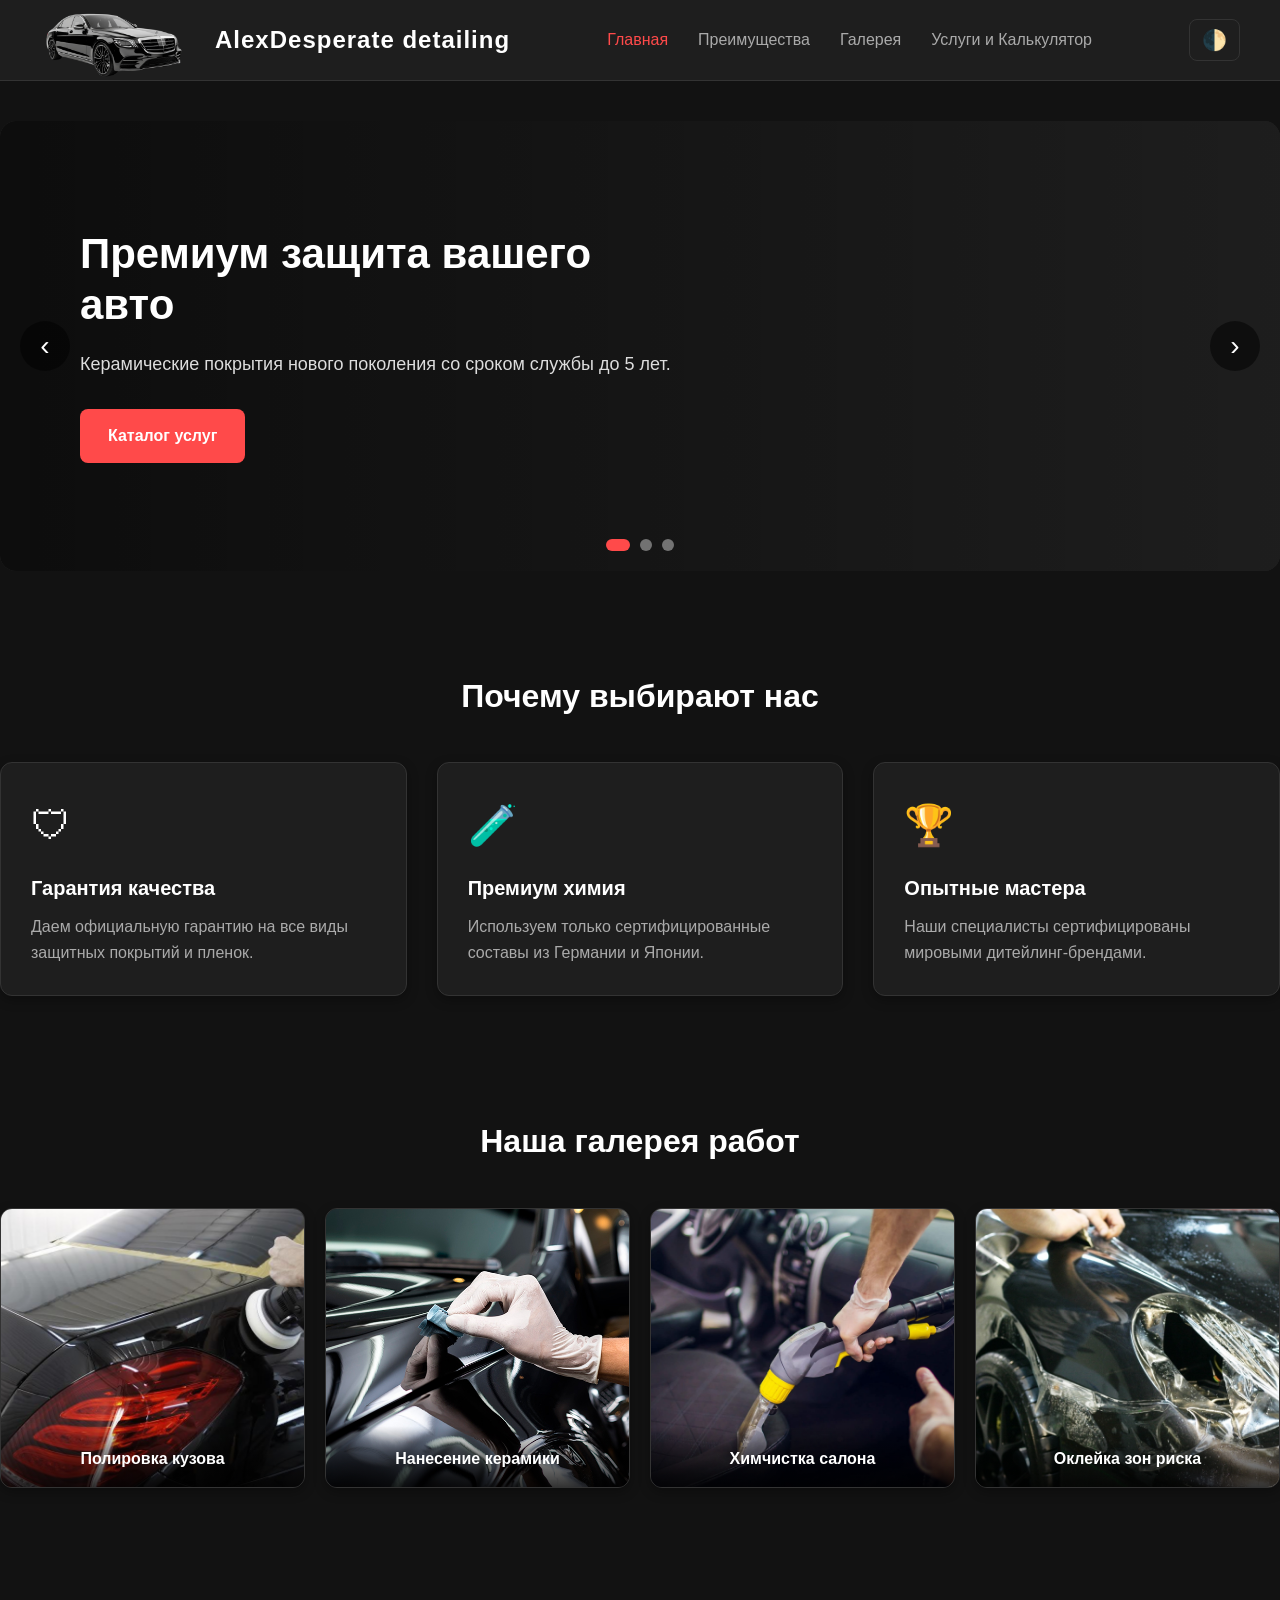
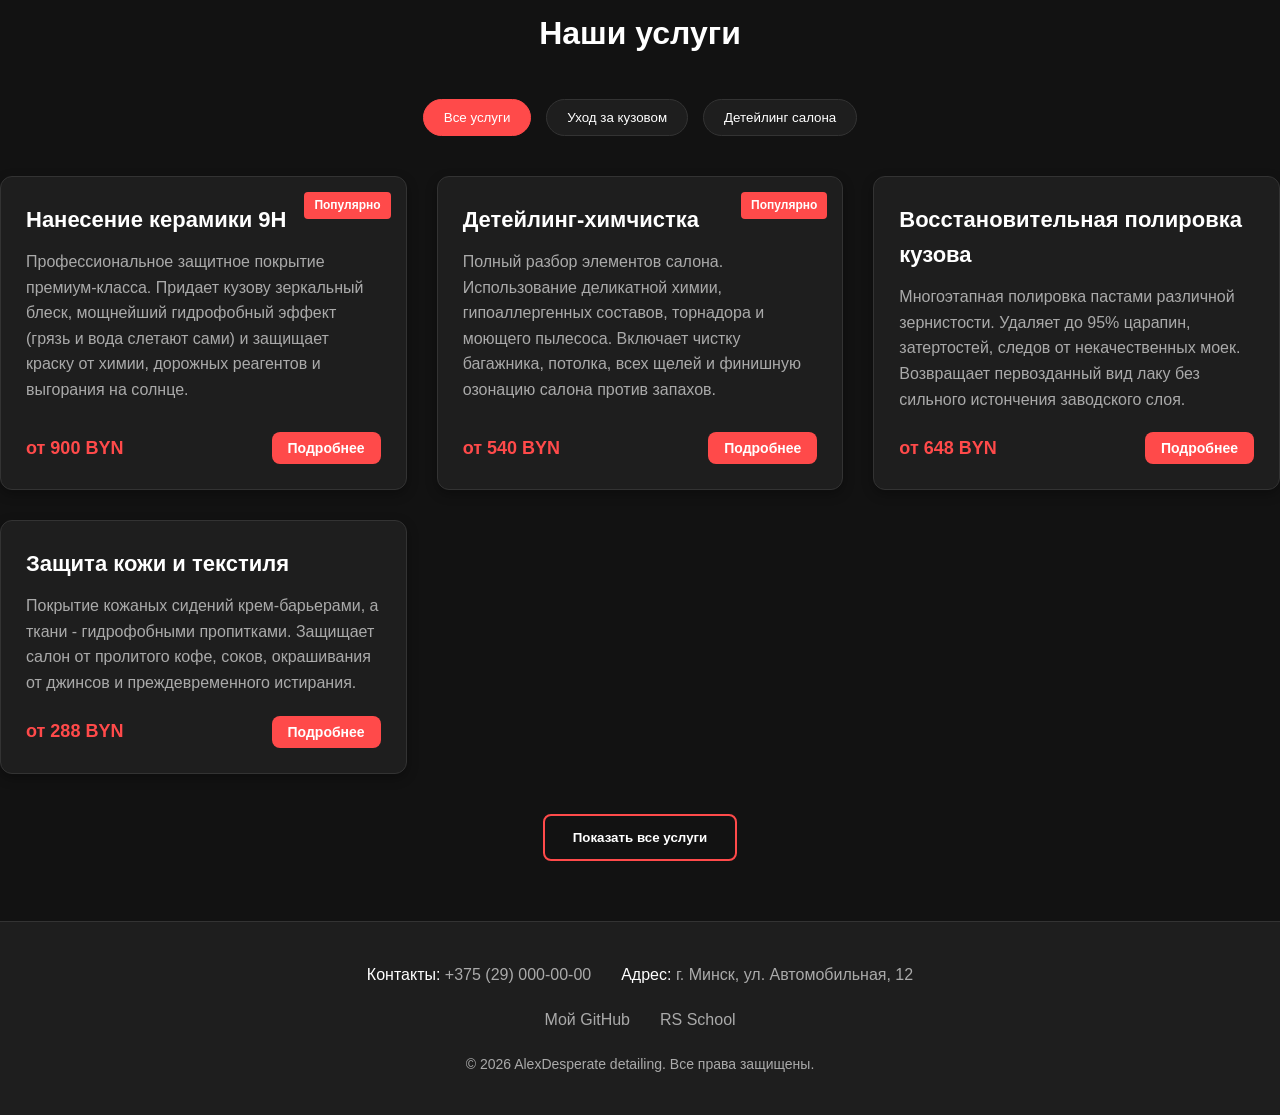
<file: index.html>
<!DOCTYPE html>
<html lang="ru" data-theme="dark">
<head>
    <meta charset="UTF-8">
    <meta name="viewport" content="width=device-width, initial-scale=1.0">
    <title>Премиум Дитейлинг Студия | Главная</title>
    <link rel="stylesheet" href="style.css">
</head>
<body>

    <header class="header">
        <div class="container header__container">
            <a href="index.html" class="logo"><img src="images/car-logo.png" alt="Car" class="logo__img"> AlexDesperate detailing</a>
            
            <nav class="nav"> 
    <ul class="nav__list" id="nav-menu">
    <li><a href="index.html" class="nav__link active">Главная</a></li>
    <li><a href="index.html#features" class="nav__link">Преимущества</a></li>
    <li><a href="index.html#gallery" class="nav__link">Галерея</a></li>
    <li><a href="services.html" class="nav__link">Услуги и Калькулятор</a></li>
</ul>
            </nav>
            <div class="header__actions">
                <button class="theme-btn" id="theme-toggle" aria-label="Переключить тему">🌓</button>
                <button class="burger" id="burger-btn" aria-label="Открыть меню">
                    <span></span>
                    <span></span>
                    <span></span>
                </button>
            </div>
        </div>
    </header>

    <main>
        <section class="hero container">
            <div class="slider" id="main-slider">
                <div class="slider__track">
                    <div class="slider__slide active">
                        <div class="slide__content">
                            <h1>Премиум защита вашего авто</h1>
                            <p>Керамические покрытия нового поколения со сроком службы до 5 лет.</p>
                            <a href="#catalog" class="btn">Каталог услуг</a>
                        </div>
                    </div>
                    <div class="slider__slide">
                        <div class="slide__content">
                            <h1>Идеальная чистота салона</h1>
                            <p>Деликатная химчистка с разбором и озонацией воздуха.</p>
                            <a href="#catalog" class="btn">Подробнее</a>
                        </div>
                    </div>
                    <div class="slider__slide">
                        <div class="slide__content">
                            <h1>Защита кузова полиуретаном</h1>
                            <p>Антигравийная пленка защитит от сколов, царапин и реагентов.</p>
                            <a href="#catalog" class="btn">Рассчитать стоимость</a>
                        </div>
                    </div>
                </div>
                <button class="slider__btn slider__btn--prev" aria-label="Предыдущий слайд">‹</button>
                <button class="slider__btn slider__btn--next" aria-label="Следующий слайд">›</button>
                <div class="slider__dots"></div>
            </div>
        </section>

        <section id="features" class="features container">
            <h2>Почему выбирают нас</h2>
            <div class="features__grid">
                <div class="feature-card">
                    <div class="feature-card__icon">🛡</div>
                    <h3>Гарантия качества</h3>
                    <p>Даем официальную гарантию на все виды защитных покрытий и пленок.</p>
                </div>
                <div class="feature-card">
                    <div class="feature-card__icon">🧪</div>
                    <h3>Премиум химия</h3>
                    <p>Используем только сертифицированные составы из Германии и Японии.</p>
                </div>
                <div class="feature-card">
                    <div class="feature-card__icon">🏆</div>
                    <h3>Опытные мастера</h3>
                    <p>Наши специалисты сертифицированы мировыми дитейлинг-брендами.</p>
                </div>
            </div>
        </section>
        
        <section id="gallery" class="gallery container">
    <h2>Наша галерея работ</h2>
    <div class="gallery__grid">
        <!-- Полировка кузова -->
        <div class="gallery__item">
            <img src="images/Полировкакузова.jpg" alt="Процесс полировки кузова автомобиля" class="gallery__img">
            <span class="gallery__title">Полировка кузова</span>
        </div>
        
        <!-- Нанесение керамики -->
        <div class="gallery__item">
            <img src="images/Нанесениекерамики.jpg" alt="Нанесение керамического защитного покрытия" class="gallery__img">
            <span class="gallery__title">Нанесение керамики</span>
        </div>
        
        <!-- Химчистка салона -->
        <div class="gallery__item">
            <img src="images/Химчисткасалона.jpg" alt="Профессиональная химчистка сидений салона" class="gallery__img">
            <span class="gallery__title">Химчистка салона</span>
        </div>
        
        <!-- Оклейка зон риска -->
        <div class="gallery__item">
            <img src="images/оклейказонрискаавто.jpg" alt="Оклейка передней части автомобиля защитной пленкой" class="gallery__img">
            <span class="gallery__title">Оклейка зон риска</span>
        </div>
    </div>
</section>

        <section id="catalog" class="catalog-section container">
            <h1>Наши услуги</h1>
            
            <div class="categories" id="category-filters">
                <button class="category-btn active" data-category="all">Все услуги</button>
                <button class="category-btn" data-category="body">Уход за кузовом</button>
                <button class="category-btn" data-category="interior">Детейлинг салона</button>
            </div>

            <!-- Контейнер пуст, он заполняется динамически из JS массива, исключая дублирование данных -->
            <div id="services-container" class="services-grid"></div>

            <div class="load-more-wrapper">
                <button id="load-more-btn" class="btn btn--outline">Показать все услуги</button>
            </div>
        </section>
    </main>

    <!-- Модальное окно -->
    <div class="modal" id="info-modal" aria-hidden="true">
        <div class="modal__overlay" data-close></div>
        <div class="modal__window">
            <button class="modal__close" data-close aria-label="Закрыть модальное окно">×</button>
            <div id="modal-dynamic-content">
               
            </div>
        </div>
    </div>

    <footer class="footer">
        <div class="container footer__container">
            <div class="footer__info">
                <p>Контакты: <a href="tel:+375290000000" class="footer__link">+375 (29) 000-00-00</a></p>
                <p>Адрес: <a href="https://google.com" target="_blank" rel="noopener noreferrer" class="footer__link">г. Минск, ул. Автомобильная, 12</a></p>
            </div>
            <div class="footer__socials">
                <a href="https://github.com" target="_blank" rel="noopener noreferrer" class="footer__link">Мой GitHub</a>
                <a href="https://rs.school" target="_blank" rel="noopener noreferrer" class="footer__link">RS School</a>
            </div>
            <p class="footer__copy">&copy; 2026 AlexDesperate detailing. Все права защищены.</p>
        </div>
    </footer>

    <script src="main.js"></script>
</body>
</html>
</file>
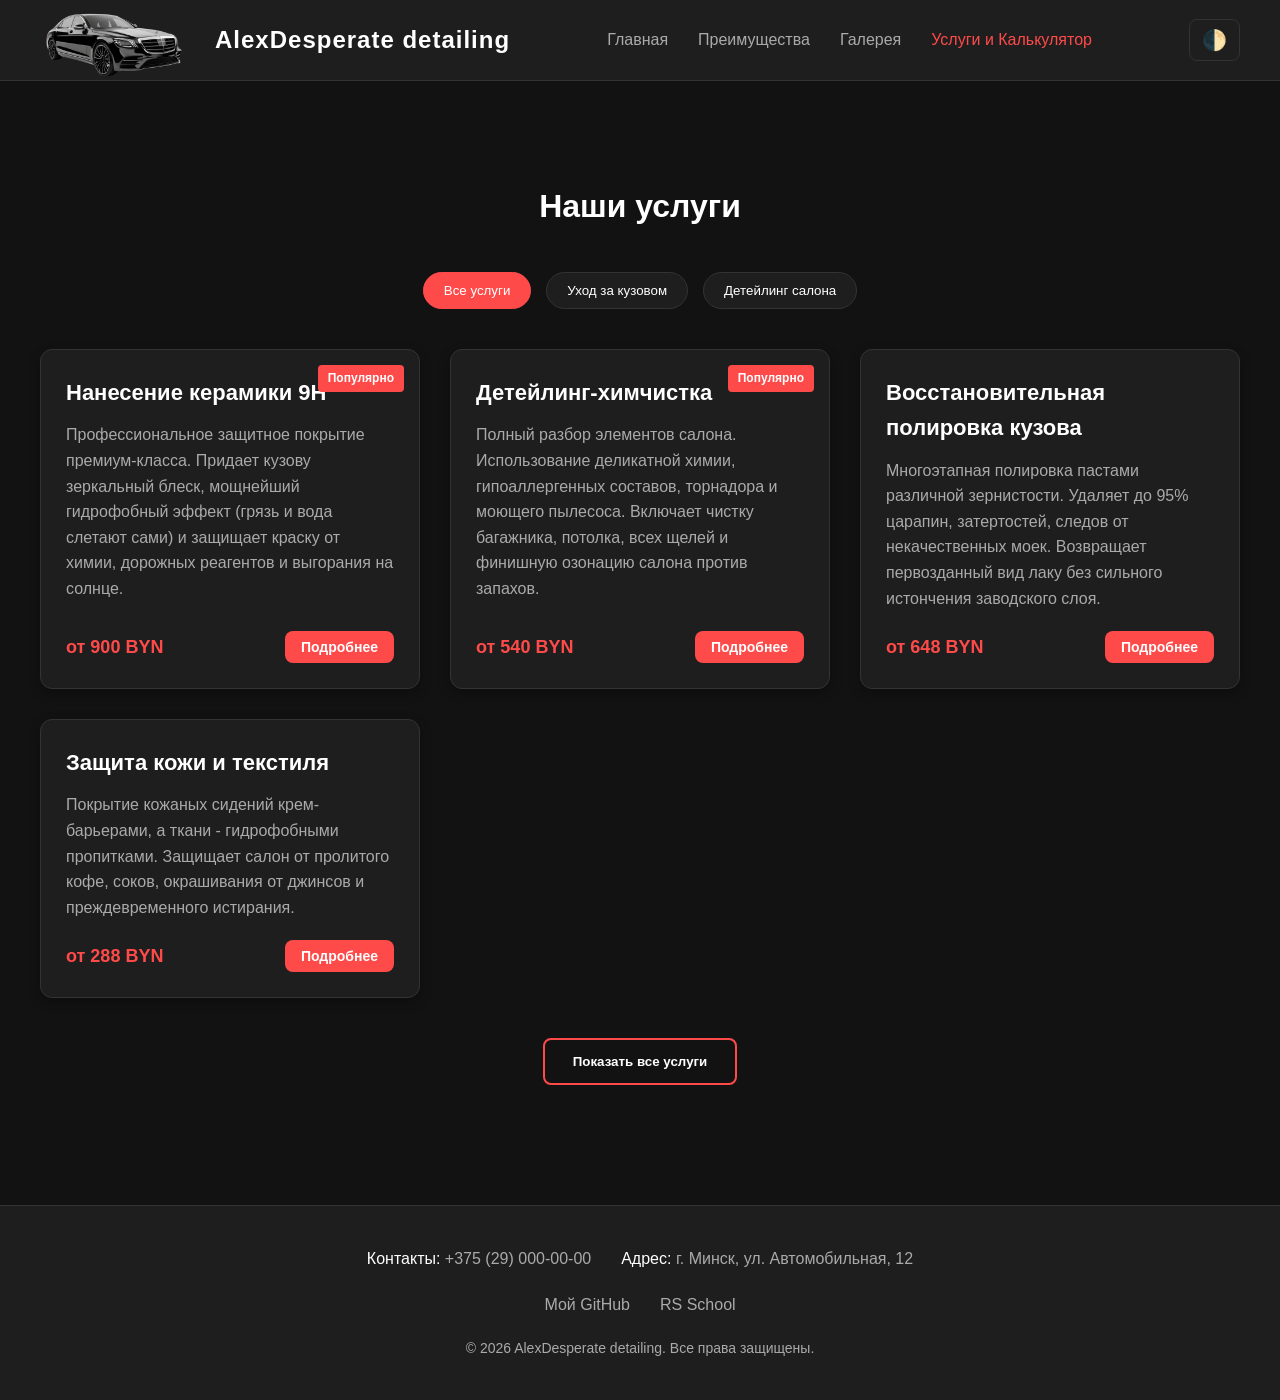
<file: services.html>
<!DOCTYPE html>
<html lang="ru" data-theme="dark">
<head>
    <meta charset="UTF-8">
    <meta name="viewport" content="width=device-width, initial-scale=1.0">
    <title>Услуги дитейлинга | Калькулятор</title>

    <link rel="icon" href="./images/favicon.ico" type="image/x-icon">
    <link rel="stylesheet" href="style.css">
</head>
<body>

           <header class="header">
        <div class="container header__container">
            <a href="index.html" class="logo"><img src="images/car-logo.png" alt="Car" class="logo__img"> AlexDesperate detailing</a>
            
         
            <nav class="nav" id="nav-menu">
                <ul class="nav__list nav-menu">
    <li><a href="index.html" class="nav__link">Главная</a></li>
    <li><a href="index.html#features" class="nav__link">Преимущества</a></li>
    <li><a href="index.html#gallery" class="nav__link">Галерея</a></li>
     <li><a href="services.html" class="nav__link active">Услуги и Калькулятор</a></li>
</ul>
            </nav>

            <div class="header__actions">
                <button class="theme-btn" id="theme-toggle" aria-label="Переключить тему">🌓</button>
                <button class="burger" id="burger-btn" aria-label="Открыть меню">
                    <span></span>
                    <span></span>
                    <span></span>
                </button>
            </div>
        </div>
    </header>

    <main class="page-spacing">
        <div class="container">
            <section class="catalog-section">
                <h1>Наши услуги</h1>
                
              
                <div class="categories" id="category-filters">
                    <button class="category-btn active" data-category="all">Все услуги</button>
                    <button class="category-btn" data-category="body">Уход за кузовом</button>
                    <button class="category-btn" data-category="interior">Детейлинг салона</button>
                </div>
                
                <div class="services-grid" id="services-container">
                    
                    <!-- Карточка 1 -->
                    <div class="service-card" data-category="body" data-id="ceramic">
                        <span class="service-card__badge">Популярно</span>
                        <div class="service-card__content">
                            <h2>Нанесение керамики 9H</h2>
                            <p>Глубокий блеск, мощный гидрофобный эффект и защита ЛКП от выгорания.</p>
                            <div class="service-card__footer">
                                <span class="price-from">от 900 BYN</span>
                                <button class="btn btn--sm open-modal-btn">Подробнее</button>
                            </div>
                        </div>
                    </div>

                    <!-- Карточка 2 -->
                    <div class="service-card" data-category="interior" data-id="chem">
                        <div class="service-card__content">
                            <h3>Детейлинг-химчистка</h3>
                            <p>Полный разбор салона, удаление сложнейших пятен и антибактериальная обработка.</p>
                            <div class="service-card__footer">
                                <span class="price-from">от 540 BYN</span>
                                <button class="btn btn--sm open-modal-btn">Подробнее</button>
                            </div>
                        </div>
                    </div>

                    <!-- Карточка 3 -->
                    <div class="service-card" data-category="body" data-id="polishing">
                        <div class="service-card__content">
                            <h3>Восстановительная полировка</h3>
                            <p>Устранение до 95% мелких царапин, паутины и голограмм на лаке.</p>
                            <div class="service-card__footer">
                                <span class="price-from">от 648 BYN</span>
                                <button class="btn btn--sm open-modal-btn">Подробнее</button>
                            </div>
                        </div>
                    </div>

                    <!-- Карточка 4 -->
                    <div class="service-card" data-category="interior" data-id="leather">
                        <div class="service-card__content">
                            <h3>Защита кожи и текстиля</h3>
                            <p>Нанесение гидрофобных и грязеотталкивающих кварцевых составов на сиденья.</p>
                            <div class="service-card__footer">
                                <span class="price-from">от 288 BYN</span>
                                <button class="btn btn--sm open-modal-btn">Подробнее</button>
                            </div>
                        </div>
                    </div>

                               <div class="service-card" data-category="body" data-id="film">
                        <span class="service-card__badge">Премиум</span>
                        <div class="service-card__content">
                            <h3>Оклейка полиуретаном</h3>
                            <p>Абсолютная броня кузова от гравия, веток, мелких ДТП и пескоструя.</p>
                            <div class="service-card__footer">
                                <span class="price-from">от 2519 BYN</span>
                                <button class="btn btn--sm open-modal-btn">Подробнее</button>
                            </div>
                        </div>
                    </div>

              
                    <div class="service-card hidden" data-category="body" data-id="ceramic">
                        <div class="service-card__content">
                            <h3>Антидождь на стекла</h3>
                            <p>Улучшение видимости в плохую погоду и гидрофобное покрытие полусферы стекол.</p>
                            <div class="service-card__footer">
                                <span class="price-from">от 120 BYN</span>
                                <button class="btn btn--sm open-modal-btn">Подробнее</button>
                            </div>
                        </div>
                    </div>

                  
                    <div class="service-card hidden" data-category="interior" data-id="chem">
                        <div class="service-card__content">
                            <h3>Озонация салона</h3>
                            <p>Полное уничтожение неприятных запахов, бактерий, плесени и вирусов газом.</p>
                            <div class="service-card__footer">
                                <span class="price-from">от 80 BYN</span>
                                <button class="btn btn--sm open-modal-btn">Подробнее</button>
                            </div>
                        </div>
                    </div>

                  
                    <div class="service-card hidden" data-category="body" data-id="polishing">
                        <div class="service-card__content">
                            <h3>Полировка фар и оптики</h3>
                            <p>Восстановление прозрачности фар головного света и бронирование полиуретаном.</p>
                            <div class="service-card__footer">
                                <span class="price-from">от 150 BYN</span>
                                <button class="btn btn--sm open-modal-btn">Подробнее</button>
                            </div>
                        </div>
                    </div>

                </div>

             
                <div class="load-more-wrapper">
                    <button class="btn btn--outline" id="load-more-btn">Показать все услуги</button>
                </div>
            </section>
        </div>
    </main>

   
    <div class="modal" id="info-modal" aria-hidden="true">
        <div class="modal__overlay" data-close></div>
        <div class="modal__window">
            <button class="modal__close" data-close aria-label="Закрыть модальное окно">&times;</button>
            <div id="modal-dynamic-content">
          
            </div>
        </div>
    </div>

    <footer class="footer">
        <div class="container footer__container">
            <div class="footer__info">
                <p>Контакты: <a href="tel:+375290000000" class="footer__link">+375 (29) 000-00-00</a></p>
                <p>Адрес: <a href="https://google.com" target="_blank" rel="noopener noreferrer" class="footer__link">г. Минск, ул. Автомобильная, 12</a></p>
            </div>
            <div class="footer__socials">
                <a href="https://github.com" target="_blank" rel="noopener noreferrer" class="footer__link">Мой GitHub</a>
                <a href="https://rs.school" target="_blank" rel="noopener noreferrer" class="footer__link">RS School</a>
            </div>
            <p class="footer__copy">&copy; 2026 AlexDesperate detailing. Все права защищены.</p>
        </div>
    </footer>

    <script src="main.js"></script>
</body>
</html>
</file>
<file: style.css>
/* Глобальные переменные для светлой и темной тем */
:root {
    --bg-primary: #121212;
    --bg-secondary: #1e1e1e;
    --text-primary: #ffffff;
    --text-secondary: #aaaaaa;
    --accent: #ff4a4a;
    --accent-hover: #e03e3e;
    --border-color: #333333;
    --modal-overlay: rgba(0, 0, 0, 0.8);
    --card-shadow: rgba(0, 0, 0, 0.3);
    --transition-speed: 0.3s;
}

[data-theme="light"] {
    --bg-primary: #f8f9fa;
    --bg-secondary: #ffffff;
    --text-primary: #1a1a1a;
    --text-secondary: #666666;
    --accent: #d32f2f;
    --accent-hover: #b71c1c;
    --border-color: #dddddd;
    --modal-overlay: rgba(0, 0, 0, 0.5);
    --card-shadow: rgba(0, 0, 0, 0.08);
}

/* Базовые стили */
* {
    box-sizing: border-box;
    margin: 0;
    padding: 0;
}

html {
    scroll-behavior: smooth; /* Плавный переход по якорным ссылкам */
}

body {
    font-family: -apple-system, BlinkMacSystemFont, "Segoe UI", Roboto, Helvetica, Arial, sans-serif;
    background-color: var(--bg-primary);
    color: var(--text-primary);
    transition: background-color var(--transition-speed), color var(--transition-speed);
    line-height: 1.6;
    display: flex;
    flex-direction: column;
    min-height: 100vh;
    overflow-x: hidden; /* Защита от горизонтального скролла */
}

main {
    flex-grow: 1;
}

.container {
    width: 100%;
    max-width: 1440px;
    margin: 0 auto;
    padding: 0 40px;
}

.page-spacing {
    padding-top: 40px;
    padding-bottom: 60px;
}

/* Хедер и Навигация */
.header {
    background-color: var(--bg-secondary);
    border-bottom: 1px solid var(--border-color);
    position: sticky;
    top: 0;
    z-index: 100;
}

.header__container {
    display: flex;
    justify-content: space-between;
    align-items: center;
    height: 80px;
}
.logo {
    font-weight: 800;
    font-size: 24px;
    color: var(--text-primary);
    text-decoration: none;
    letter-spacing: 1px;
}
.logo {
    display: inline-flex;
    align-items: center;
    gap: 30px; /* Отступ между машинкой и текстом */
    text-decoration: none;
}

.logo__img {
    height: 145px; 
    width: auto;  
    object-fit: contain;
}

.logo__text {
    font-weight: 800;
    font-size: 24px;
    color: var(--text-primary);
    letter-spacing: 1px;
    transition: color var(--transition-speed);
}

.logo__text:hover {
    color: var(--accent);
}

.nav__list {
    display: flex;
    list-style: none;
    gap: 30px;
}

.nav__link {
    color: var(--text-secondary);
    text-decoration: none;
    font-weight: 500;
    font-size: 16px;
    position: relative;
    transition: color var(--transition-speed);
}

.nav__link:hover, .nav__link.active {
    color: var(--accent);
}

.header__actions {
    display: flex;
    align-items: center;
    gap: 20px;
}

.theme-btn {
    background: none;
    border: 1px solid var(--border-color);
    color: var(--text-primary);
    font-size: 20px;
    cursor: pointer;
    padding: 8px 12px;
    border-radius: 8px;
    transition: background var(--transition-speed), border-color var(--transition-speed);
}

.theme-btn:hover {
    background-color: var(--bg-primary);
    border-color: var(--accent);
}

/* Бургер-меню */
.burger {
    display: none;
    flex-direction: column;
    justify-content: space-between;
    width: 30px;
    height: 21px;
    background: none;
    border: none;
    cursor: pointer;
    z-index: 110;
}

.burger span {
    display: block;
    width: 100%;
    height: 3px;
    background-color: var(--text-primary);
    border-radius: 2px;
    transition: transform var(--transition-speed), opacity var(--transition-speed);
}

/* Стили Слайдера */
.hero {
    padding: 40px 0;
}

.slider {
    position: relative;
    width: 100%;
    height: 450px;
    overflow: hidden;
    border-radius: 16px;
    background-color: var(--bg-secondary);
}

.slider__track {
    width: 100%;
    height: 100%;
    position: relative;
}

.slider__slide {
    position: absolute;
    top: 0;
    left: 0;
    width: 100%;
    height: 100%;
    opacity: 0;
    visibility: hidden;
    transition: opacity 0.5s ease-in-out, visibility 0.5s ease-in-out;
    display: flex;
    align-items: center;
    padding: 0 80px;
    background: linear-gradient(90deg, rgba(0,0,0,0.7) 0%, rgba(0,0,0,0.3) 100%), #2a2a2a;
}

.slider__slide.active {
    opacity: 1;
    visibility: visible;
}

.slide__content {
    max-width: 600px;
    color: #ffffff;
}

.slide__content h1 {
    font-size: 42px;
    font-weight: 800;
    margin-bottom: 20px;
    line-height: 1.2;
}

.slide__content p {
    font-size: 18px;
    margin-bottom: 30px;
    color: #dddddd;
}

.btn {
    display: inline-block;
    background-color: var(--accent);
    color: #ffffff;
    padding: 14px 28px;
    border-radius: 8px;
    font-weight: 600;
    text-decoration: none;
    border: none;
    cursor: pointer;
    transition: background-color var(--transition-speed), transform 0.1s ease;
}

.btn:hover {
    background-color: var(--accent-hover);
}

.btn:active {
    transform: scale(0.98);
}

.btn--sm {
    padding: 8px 16px;
    font-size: 14px;
}

.btn--outline {
    background: none;
    border: 2px solid var(--accent);
    color: var(--text-primary);
}

.btn--outline:hover {
    background-color: var(--accent);
    color: #ffffff;
}

.slider__btn {
    position: absolute;
    top: 50%;
    transform: translateY(-50%);
    background: rgba(0, 0, 0, 0.5);
    color: #fff;
    border: none;
    width: 50px;
    height: 50px;
    border-radius: 50%;
    font-size: 28px;
    cursor: pointer;
    z-index: 10;
    display: flex;
    align-items: center;
    justify-content: center;
    transition: background var(--transition-speed);
}

.slider__btn:hover {
    background: var(--accent);
}

.slider__btn--prev { left: 20px; }
.slider__btn--next { right: 20px; }

.slider__dots {
    position: absolute;
    bottom: 20px;
    left: 50%;
    transform: translateX(-50%);
    display: flex;
    gap: 10px;
    z-index: 10;
}

.slider__dot {
    width: 12px;
    height: 12px;
    border-radius: 50%;
    background: rgba(255, 255, 255, 0.4);
    border: none;
    cursor: pointer;
    transition: background var(--transition-speed), width var(--transition-speed);
}

.slider__dot.active {
    background: var(--accent);
    width: 24px;
    border-radius: 6px;
}

/* Секция Преимуществ */
.features, .gallery, .reviews, .catalog-section {
    padding: 60px 0;
}

.features h2, .gallery h2, .reviews h2, .catalog-section h1 {
    font-size: 32px;
    margin-bottom: 40px;
    text-align: center;
}

.features__grid {
    display: grid;
    grid-template-columns: repeat(3, 1fr);
    gap: 30px;
}

.feature-card {
    background-color: var(--bg-secondary);
    padding: 30px;
    border-radius: 12px;
    border: 1px solid var(--border-color);
    box-shadow: 0 4px 12px var(--card-shadow);
    transition: border-color var(--transition-speed);
}

.feature-card:hover {
    border-color: var(--accent);
}

.feature-card__icon {
    font-size: 40px;
    margin-bottom: 15px;
}

.feature-card h3 {
    margin-bottom: 10px;
    font-size: 20px;
}

.feature-card p {
    color: var(--text-secondary);
}

/* Стили Галереи */
.gallery__grid {
    display: grid;
    grid-template-columns: repeat(4, 1fr);
    gap: 20px;
}

.gallery__item {
    position: relative;
    background-color: var(--bg-secondary);
    border: 1px solid var(--border-color);
    border-radius: 12px;
    overflow: hidden;
    height: 280px; /* Увеличили высоту для лучшей видимости фото */
    box-shadow: 0 4px 12px var(--card-shadow);
    cursor: pointer;
    transition: border-color var(--transition-speed), transform var(--transition-speed);
}

/* Эффект наведения на всю карточку */
.gallery__item:hover {
    border-color: var(--accent);
    transform: translateY(-3px);
}

/* Стилизация самого изображения */
.gallery__img {
    width: 100%;
    height: 100%;
    object-fit: cover;
    display: block;
    transition: transform 0.5s ease;
}

/* При наведении картинка плавно увеличивается */
.gallery__item:hover .gallery__img {
    transform: scale(1.08);
}

/* Текстовая плашка поверх картинки с легким градиентом для читаемости */
.gallery__title {
    position: absolute;
    bottom: 0;
    left: 0;
    right: 0;
    padding: 20px 15px 15px;
    font-weight: 600;
    font-size: 16px;
    color: #ffffff; /* Текст всегда белый для контраста на фото */
    text-align: center;
    background: linear-gradient(to top, rgba(0, 0, 0, 0.8) 0%, rgba(0, 0, 0, 0.4) 60%, rgba(0, 0, 0, 0) 100%);
    z-index: 2;
    transition: color var(--transition-speed);
}

/* Подсветка текста акцентным цветом при наведении */
.gallery__item:hover .gallery__title {
    color: var(--accent);
}

/* Стили Отзывов */
.reviews__grid {
    display: grid;
    grid-template-columns: repeat(2, 1fr);
    gap: 30px;
}

.review-card {
    background-color: var(--bg-secondary);
    padding: 30px;
    border-radius: 12px;
    border: 1px solid var(--border-color);
}

.review-card__text {
    font-style: italic;
    margin-bottom: 15px;
}

.review-card__author {
    font-weight: 600;
    color: var(--accent);
}

/* Страница Услуг: Категории и Сетка */
.categories {
    display: flex;
    justify-content: center;
    gap: 15px;
    margin-bottom: 40px;
}

.category-btn {
    background-color: var(--bg-secondary);
    color: var(--text-primary);
    border: 1px solid var(--border-color);
    padding: 10px 20px;
    border-radius: 30px;
    font-weight: 500;
    cursor: pointer;
    transition: all var(--transition-speed);
}

.category-btn.active, .category-btn:hover {
    background-color: var(--accent);
    border-color: var(--accent);
    color: #ffffff;
}

.services-grid {
    display: grid;
    grid-template-columns: repeat(3, 1fr);
    gap: 30px;
}

.service-card {
    background-color: var(--bg-secondary);
    border-radius: 12px;
    border: 1px solid var(--border-color);
    overflow: hidden;
    position: relative;
    display: flex;
    flex-direction: column;
    box-shadow: 0 4px 12px var(--card-shadow);
    transition: transform var(--transition-speed), border-color var(--transition-speed);
}

.service-card:hover {
    transform: translateY(-5px);
    border-color: var(--accent);
}

.service-card.hidden {
    display: none !important;
}

.service-card__badge {
    position: absolute;
    top: 15px;
    right: 15px;
    background-color: var(--accent);
    color: white;
    padding: 4px 10px;
    font-size: 12px;
    font-weight: bold;
    border-radius: 4px;
}

.service-card__content {
    padding: 25px;
    display: flex;
    flex-direction: column;
    flex-grow: 1;
}

.service-card__content h3 {
    margin-bottom: 12px;
    font-size: 22px;
}

.service-card__content p {
    color: var(--text-secondary);
    margin-bottom: 20px;
    flex-grow: 1;
}

.service-card__footer {
    display: flex;
    justify-content: space-between;
    align-items: center;
    margin-top: auto;
}

.price-from {
    font-weight: 700;
    font-size: 18px;
    color: var(--accent);
}

.load-more-wrapper {
    display: flex;
    justify-content: center;
    margin-top: 40px;
}

/* Модальное Окно */
.modal {
    position: fixed;
    top: 0;
    left: 0;
    width: 100%;
    height: 100%;
    z-index: 1000;
    display: flex;
    align-items: center;
    justify-content: center;
    opacity: 0;
    pointer-events: none;
    transition: opacity var(--transition-speed) ease;
}
.modal.open {
  opacity: 1;
  pointer-events: auto;
}

.modal__overlay {
  position: absolute;
  top: 0;
  left: 0;
  width: 100%;
  height: 100%;
  background-color: var(--modal-overlay);
}

.modal__window {
  position: relative;
  background-color: var(--bg-secondary);
  width: 100%;
  max-width: 550px;
  padding: 40px;
  border-radius: 16px;
  border: 1px solid var(--border-color);
  box-shadow: 0 10px 30px rgba(0, 0, 0, 0.5);
  z-index: 1010;
  transform: translateY(-20px);
  transition: transform var(--transition-speed) ease;
}

.modal.open .modal__window {
  transform: translateY(0);
}

.modal__close {
  position: absolute;
  top: 20px;
  right: 20px;
  background: none;
  border: none;
  font-size: 32px;
  color: var(--text-primary);
  cursor: pointer;
  line-height: 1;
}

.calc-group {
  margin: 20px 0;
}

.calc-group label {
  display: block;
  margin-bottom: 8px;
  font-weight: 600;
}

.calc-select {
  width: 100%;
  padding: 12px;
  background-color: var(--bg-primary);
  color: var(--text-primary);
  border: 1px solid var(--border-color);
  border-radius: 8px;
  font-size: 16px;
  outline: none;
}

.modal-price-box {
  background-color: var(--bg-primary);
  padding: 15px;
  border-radius: 8px;
  text-align: center;
  margin-top: 25px;
  border: 1px solid var(--border-color);
}

.modal-price-box span {
  font-size: 24px;
  font-weight: 800;
  color: var(--accent);
}

/* ========== ФУТЕР ========== */

.footer {
  background-color: var(--bg-secondary);
  border-top: 1px solid var(--border-color);
  padding: 40px 0;
  margin-top: auto;
}

.footer__container {
  display: flex;
  flex-direction: column;
  align-items: center;
  gap: 20px;
  text-align: center;
}

.footer__info,
.footer__socials {
  display: flex;
  gap: 30px;
}

.footer__link {
  color: var(--text-secondary);
  text-decoration: none;
  transition: color var(--transition-speed);
}

.footer__link:hover {
  color: var(--accent);
}

.footer__copy {
  font-size: 14px;
  color: var(--text-secondary);
}

/* ==================== МЕДИА-ЗАПРОСЫ (Адаптивность от 1440px до 380px) ==================== */

@media (max-width: 1200px) {
  .container {
    padding: 0 30px;
  }
  .services-grid {
    grid-template-columns: repeat(2, 1fr);
    gap: 20px;
  }
  .gallery__grid {
    grid-template-columns: repeat(3, 1fr);
  }
}

@media (max-width: 992px) {
  .features__grid {
    grid-template-columns: repeat(2, 1fr);
  }
  .slide__content h1 {
    font-size: 34px;
  }
  .slider {
    height: 400px;
  }
  .gallery__grid {
    grid-template-columns: repeat(2, 1fr);
  }
}

@media (max-width: 768px) {
  .burger {
    display: flex;
  }
.nav {
    position: fixed;
    top: 80px;
    left: -100%; /* Меняем 0 на -100%, чтобы меню изначально было скрыто слева за экраном */
    width: 100%;
    height: calc(100vh - 80px);
    background-color: var(--bg-secondary);
    padding: 40px;
    border-top: 1px solid var(--border-color);
    z-index: 105;
    transition: left var(--transition-speed) ease-in-out; /* Добавляем плавность для выезда */
}

.nav.open {
    left: 0; /* При наличии класса .open меню выезжает на экран */
}
  .nav__list {
    flex-direction: column;
    gap: 25px;
    align-items: center;
  }
  .nav__link {
    font-size: 20px;
  }
  
  /* Бургер анимация */
  .burger.open span:nth-child(1) {
    transform: translateY(9px) rotate(45deg);
  }
  .burger.open span:nth-child(2) {
    opacity: 0;
  }
  .burger.open span:nth-child(3) {
    transform: translateY(-9px) rotate(-45deg);
  }
  .slider__slide {
    padding: 0 40px;
  }
  .slide__content h1 {
    font-size: 28px;
  }
  .features__grid,
  .services-grid,
  .reviews__grid {
    grid-template-columns: 1fr;
  }
  .categories {
    flex-wrap: wrap;
    gap: 10px;
  }
  .footer__info,
  .footer__socials {
    flex-direction: column;
    gap: 10px;
  }
}

@media (max-width: 480px) {
  .container {
    padding: 0 20px;
  }
  .slider {
    height: 350px;
  }
  .slider__slide {
    padding: 0 20px;
  }
  .slide__content h1 {
    font-size: 24px;
  }
  .slide__content p {
    font-size: 15px;
  }
  .slider__btn {
    width: 35px;
    height: 35px;
    font-size: 20px;
  }
  .modal__window {
    padding: 25px 20px;
  }
  .logo__text {
    font-size: 20px;
  }
  .gallery__grid {
    grid-template-columns: 1fr;
  }
}

@media (max-width: 380px) {
  body {
    font-size: 14px;
  }
  .container {
    padding: 0 15px;
  }
  .category-btn {
    padding: 8px 14px;
    font-size: 13px;
  }
  .btn {
    padding: 12px 20px;
    font-size: 14px;
  }
}
</file>
